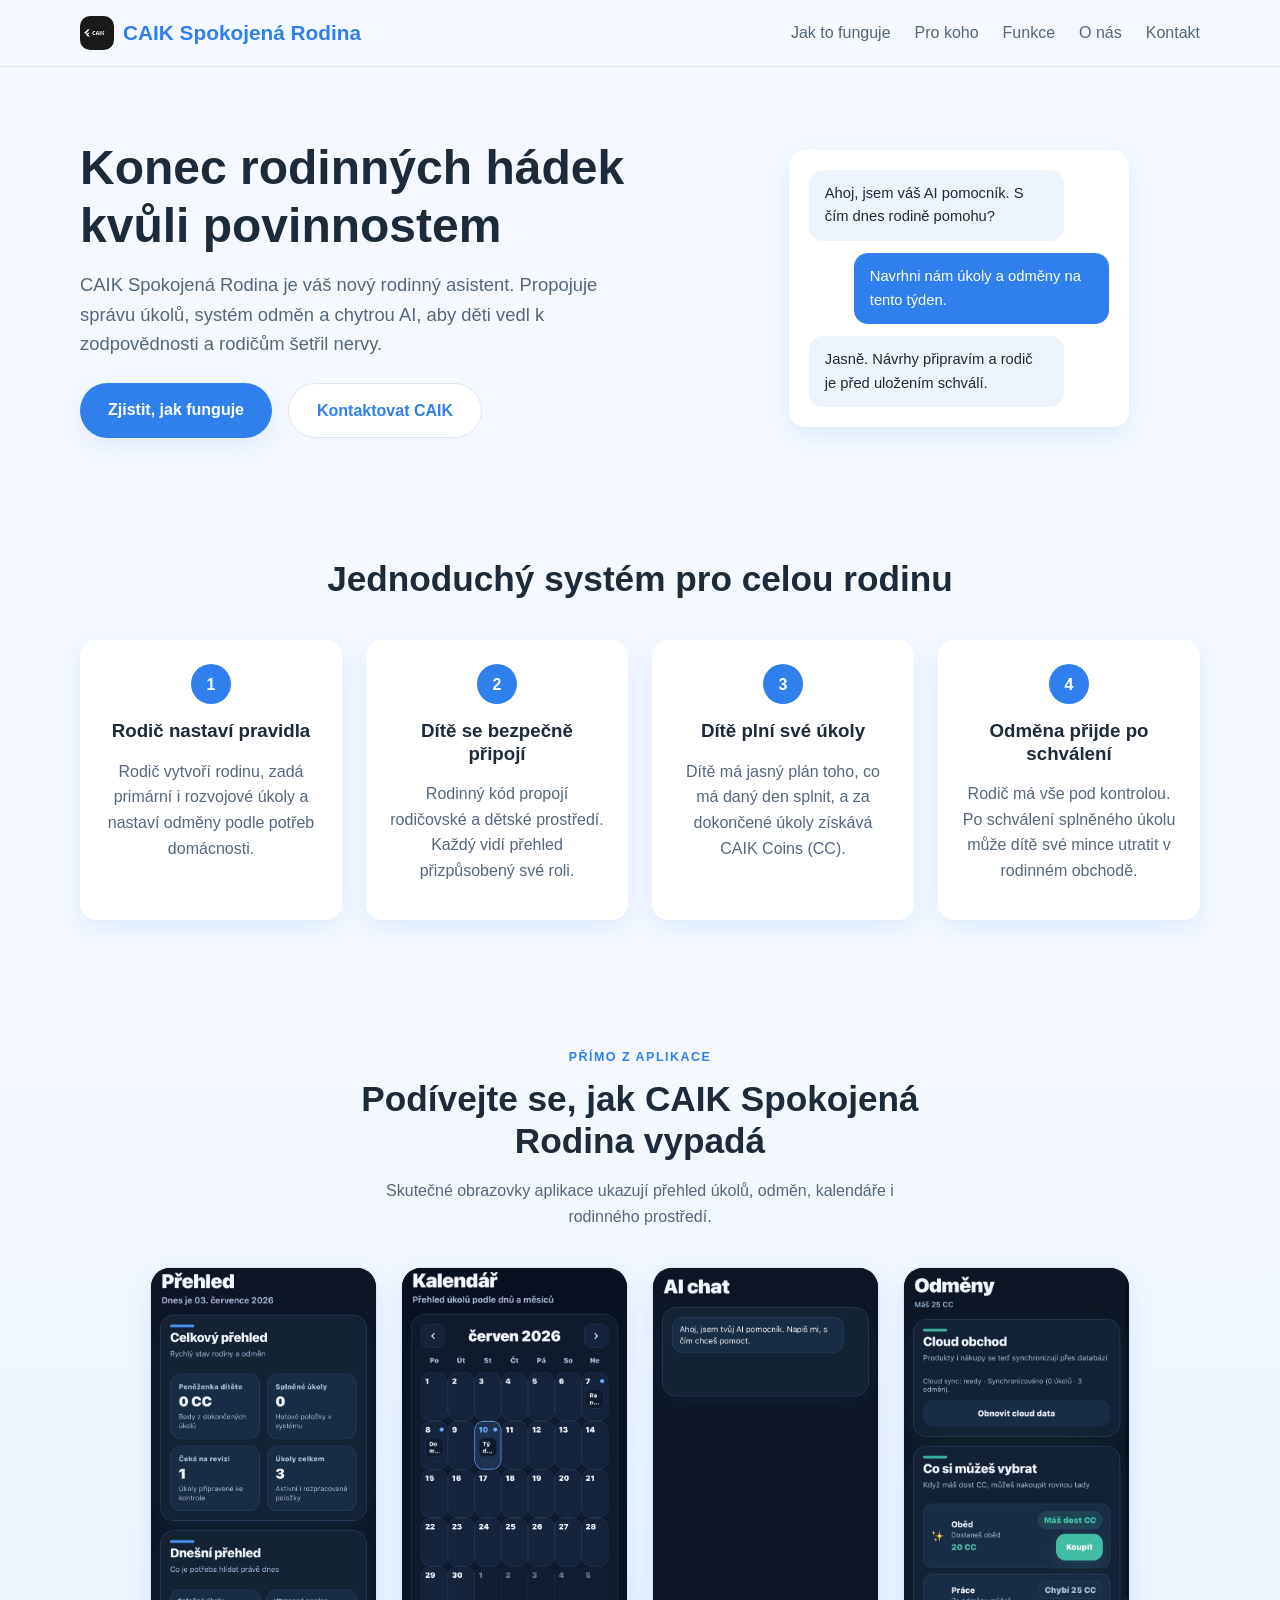
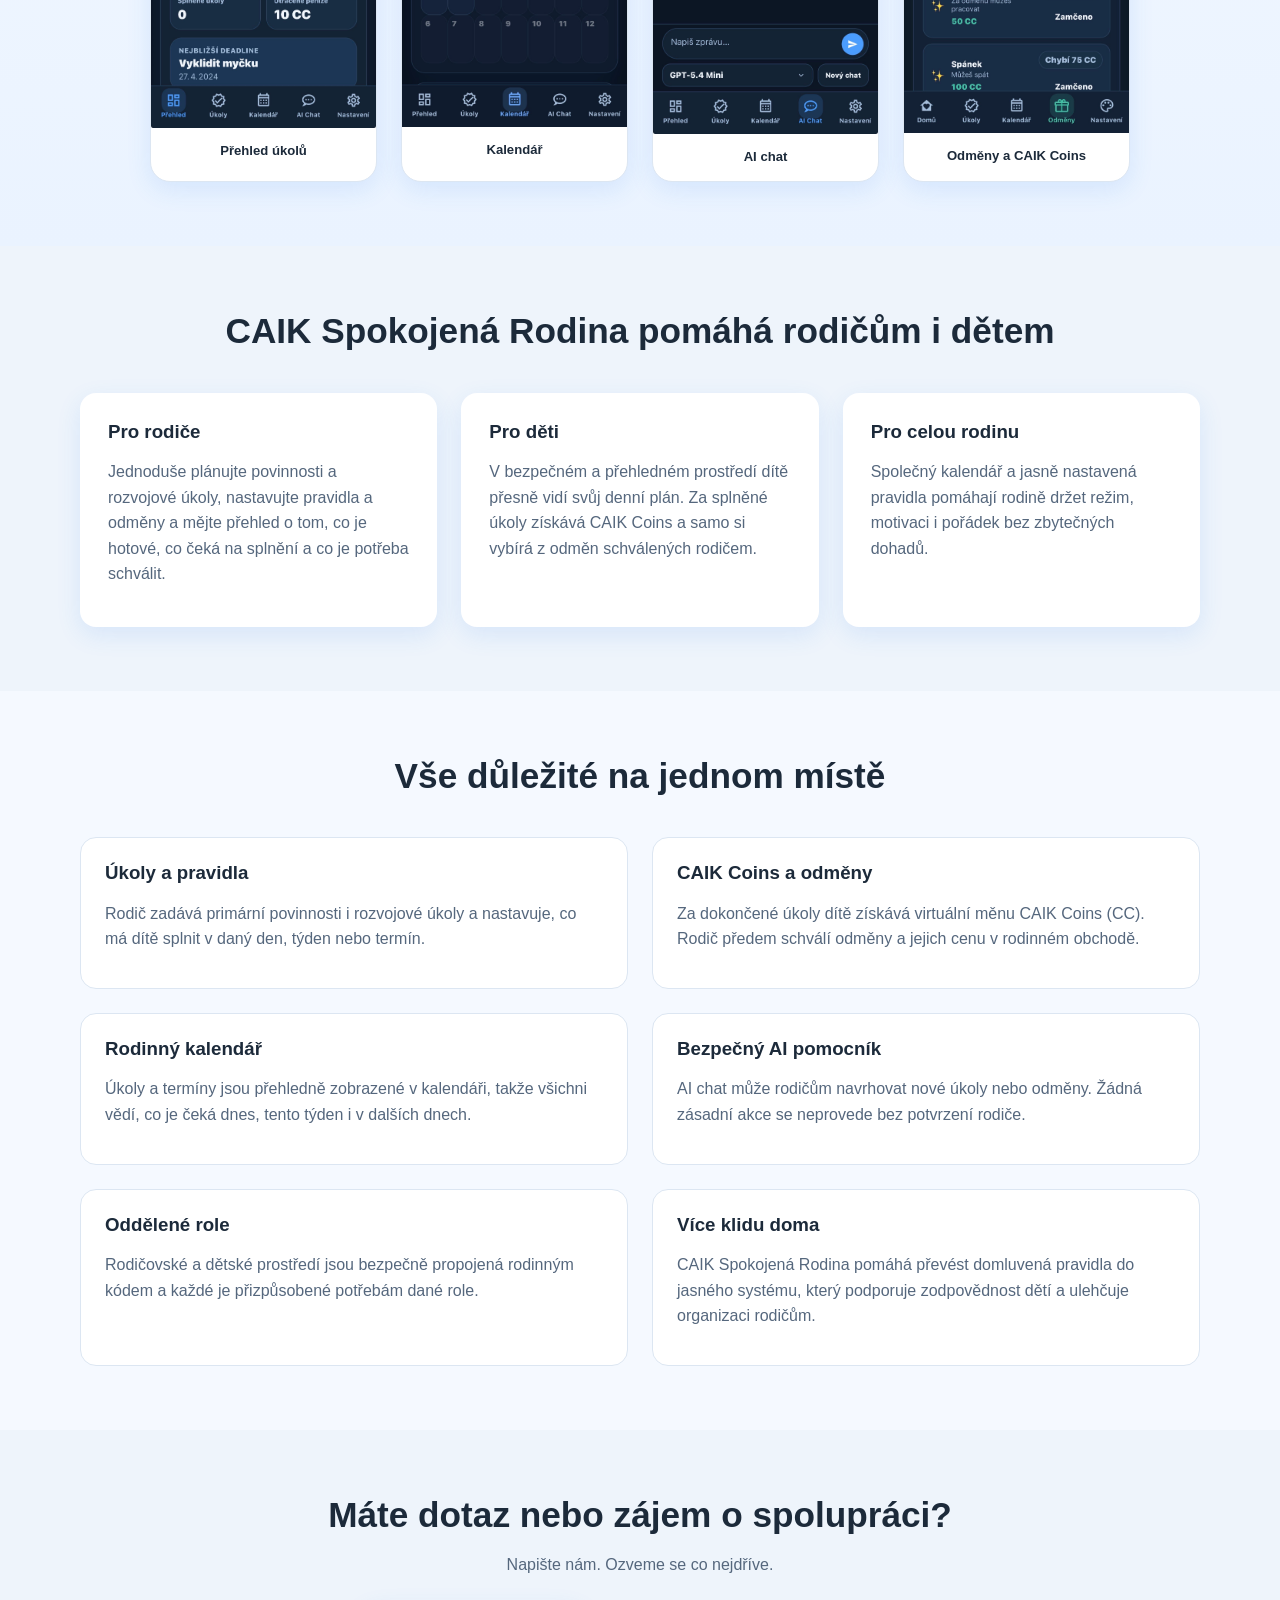
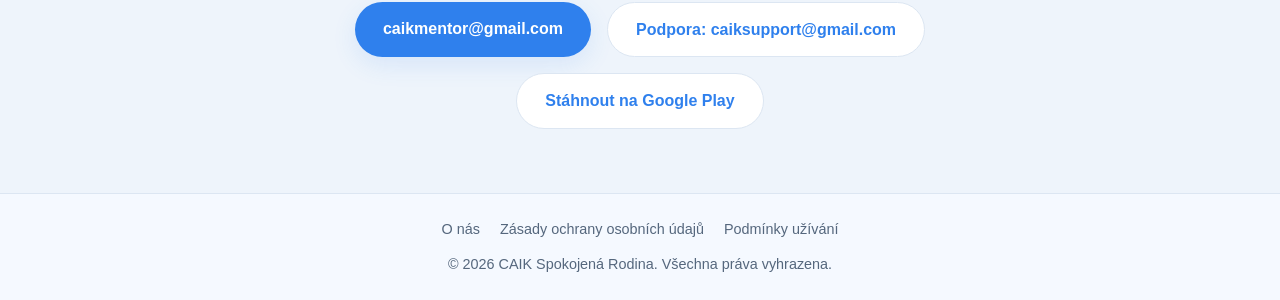
<file: index.html>
<!DOCTYPE html>
<html lang="cs">
<head>
<meta charset="UTF-8">
<meta name="viewport" content="width=device-width, initial-scale=1.0">
<title>CAIK Spokojená Rodina — Rodinný asistent pro úkoly a odměny</title>
<meta name="description" content="CAIK Spokojená Rodina propojuje správu úkolů, systém odměn, rodinný kalendář a chytrého AI pomocníka. Učí děti zodpovědnosti a rodičům vrací klid.">
<link rel="stylesheet" href="styles.css">
</head>
<body>

<header class="site-header">
  <div class="container header-inner">
    <a href="index.html" class="logo"><img src="assets/caik-logo.png" alt="CAIK logo"><span>CAIK Spokojená Rodina</span></a>
    <nav class="nav">
      <a href="#jak-to-funguje">Jak to funguje</a>
      <a href="#pro-koho">Pro koho</a>
      <a href="#funkce">Funkce</a>
      <a href="about.html">O nás</a>
      <a href="#kontakt">Kontakt</a>
    </nav>
  </div>
</header>

<main>
  <section class="hero container">
    <div class="hero-text">
      <h1>Konec rodinných hádek kvůli povinnostem</h1>
      <p class="lead">CAIK Spokojená Rodina je váš nový rodinný asistent. Propojuje správu úkolů, systém odměn a chytrou AI, aby děti vedl k zodpovědnosti a rodičům šetřil nervy.</p>
      <div class="cta-group">
        <a href="#jak-to-funguje" class="btn btn-primary">Zjistit, jak funguje</a>
        <a href="#kontakt" class="btn btn-secondary">Kontaktovat CAIK</a>
      </div>
    </div>
    <div class="hero-visual" aria-hidden="true">
      <div class="chat-mock">
        <div class="chat-bubble bubble-bot">Ahoj, jsem váš AI pomocník. S čím dnes rodině pomohu?</div>
        <div class="chat-bubble bubble-user">Navrhni nám úkoly a odměny na tento týden.</div>
        <div class="chat-bubble bubble-bot">Jasně. Návrhy připravím a rodič je před uložením schválí.</div>
      </div>
    </div>
  </section>

  <section id="jak-to-funguje" class="section">
    <div class="container">
      <h2>Jednoduchý systém pro celou rodinu</h2>
      <div class="steps">
        <div class="step">
          <div class="step-number">1</div>
          <h3>Rodič nastaví pravidla</h3>
          <p>Rodič vytvoří rodinu, zadá primární i rozvojové úkoly a nastaví odměny podle potřeb domácnosti.</p>
        </div>
        <div class="step">
          <div class="step-number">2</div>
          <h3>Dítě se bezpečně připojí</h3>
          <p>Rodinný kód propojí rodičovské a dětské prostředí. Každý vidí přehled přizpůsobený své roli.</p>
        </div>
        <div class="step">
          <div class="step-number">3</div>
          <h3>Dítě plní své úkoly</h3>
          <p>Dítě má jasný plán toho, co má daný den splnit, a za dokončené úkoly získává CAIK Coins (CC).</p>
        </div>
        <div class="step">
          <div class="step-number">4</div>
          <h3>Odměna přijde po schválení</h3>
          <p>Rodič má vše pod kontrolou. Po schválení splněného úkolu může dítě své mince utratit v rodinném obchodě.</p>
        </div>
      </div>
    </div>
  </section>

  <section class="section screenshots-section">
    <div class="container">
      <div class="section-intro">
        <p class="eyebrow">Přímo z aplikace</p>
        <h2>Podívejte se, jak CAIK Spokojená Rodina vypadá</h2>
        <p>Skutečné obrazovky aplikace ukazují přehled úkolů, odměn, kalendáře i rodinného prostředí.</p>
      </div>
      <div class="screenshots" aria-label="Ukázky obrazovek aplikace CAIK Spokojená Rodina">
        <figure class="screenshot-card"><img src="assets/cmt4.jpg" alt="Obrazovka aplikace CAIK Spokojená Rodina s přehledem úkolů" loading="lazy"><figcaption>Přehled úkolů</figcaption></figure>
        <figure class="screenshot-card"><img src="assets/cmt6.jpg" alt="Obrazovka aplikace CAIK Spokojená Rodina s kalendářem" loading="lazy"><figcaption>Kalendář</figcaption></figure>
        <figure class="screenshot-card"><img src="assets/cmt5.jpg" alt="Obrazovka aplikace CAIK Spokojená Rodina s AI chatem" loading="lazy"><figcaption>AI chat</figcaption></figure>
        <figure class="screenshot-card"><img src="assets/cmt3.jpg" alt="Obrazovka aplikace CAIK Spokojená Rodina s odměnami a CAIK Coins" loading="lazy"><figcaption>Odměny a CAIK Coins</figcaption></figure>
      </div>
    </div>
  </section>

  <section id="pro-koho" class="section section-alt">
    <div class="container">
      <h2>CAIK Spokojená Rodina pomáhá rodičům i dětem</h2>
      <div class="cards">
        <div class="card">
          <h3>Pro rodiče</h3>
          <p>Jednoduše plánujte povinnosti a rozvojové úkoly, nastavujte pravidla a odměny a mějte přehled o tom, co je hotové, co čeká na splnění a co je potřeba schválit.</p>
        </div>
        <div class="card">
          <h3>Pro děti</h3>
          <p>V bezpečném a přehledném prostředí dítě přesně vidí svůj denní plán. Za splněné úkoly získává CAIK Coins a samo si vybírá z odměn schválených rodičem.</p>
        </div>
        <div class="card">
          <h3>Pro celou rodinu</h3>
          <p>Společný kalendář a jasně nastavená pravidla pomáhají rodině držet režim, motivaci i pořádek bez zbytečných dohadů.</p>
        </div>
      </div>
    </div>
  </section>

  <section id="funkce" class="section">
    <div class="container">
      <h2>Vše důležité na jednom místě</h2>
      <div class="features">
        <div class="feature">
          <h3>Úkoly a pravidla</h3>
          <p>Rodič zadává primární povinnosti i rozvojové úkoly a nastavuje, co má dítě splnit v daný den, týden nebo termín.</p>
        </div>
        <div class="feature">
          <h3>CAIK Coins a odměny</h3>
          <p>Za dokončené úkoly dítě získává virtuální měnu CAIK Coins (CC). Rodič předem schválí odměny a jejich cenu v rodinném obchodě.</p>
        </div>
        <div class="feature">
          <h3>Rodinný kalendář</h3>
          <p>Úkoly a termíny jsou přehledně zobrazené v kalendáři, takže všichni vědí, co je čeká dnes, tento týden i v dalších dnech.</p>
        </div>
        <div class="feature">
          <h3>Bezpečný AI pomocník</h3>
          <p>AI chat může rodičům navrhovat nové úkoly nebo odměny. Žádná zásadní akce se neprovede bez potvrzení rodiče.</p>
        </div>
        <div class="feature">
          <h3>Oddělené role</h3>
          <p>Rodičovské a dětské prostředí jsou bezpečně propojená rodinným kódem a každé je přizpůsobené potřebám dané role.</p>
        </div>
        <div class="feature">
          <h3>Více klidu doma</h3>
          <p>CAIK Spokojená Rodina pomáhá převést domluvená pravidla do jasného systému, který podporuje zodpovědnost dětí a ulehčuje organizaci rodičům.</p>
        </div>
      </div>
    </div>
  </section>

  <section id="kontakt" class="section section-alt">
    <div class="container contact">
      <h2>Máte dotaz nebo zájem o spolupráci?</h2>
      <p>Napište nám. Ozveme se co nejdříve.</p>
      <div class="contact-links">
        <a class="btn btn-primary" href="mailto:caikmentor@gmail.com">caikmentor@gmail.com</a>
        <a class="btn btn-secondary" href="mailto:caiksupport@gmail.com">Podpora: caiksupport@gmail.com</a>
      </div>
      <div class="contact-links contact-links-store">
        <a class="btn btn-secondary store-badge" href="https://play.google.com/store/apps/details?id=com.caik.spokojenarodina" target="_blank" rel="noopener">Stáhnout na Google Play</a>
      </div>
    </div>
  </section>
</main>

<footer class="site-footer">
  <div class="container footer-inner">
    <div class="footer-links">
      <a href="about.html">O nás</a>
      <a href="privacy.html">Zásady ochrany osobních údajů</a>
      <a href="terms.html">Podmínky užívání</a>
    </div>
    <p>&copy; <span id="year"></span> CAIK Spokojená Rodina. Všechna práva vyhrazena.</p>
  </div>
</footer>

<script src="script.js"></script>
</body>
</html>
</file>
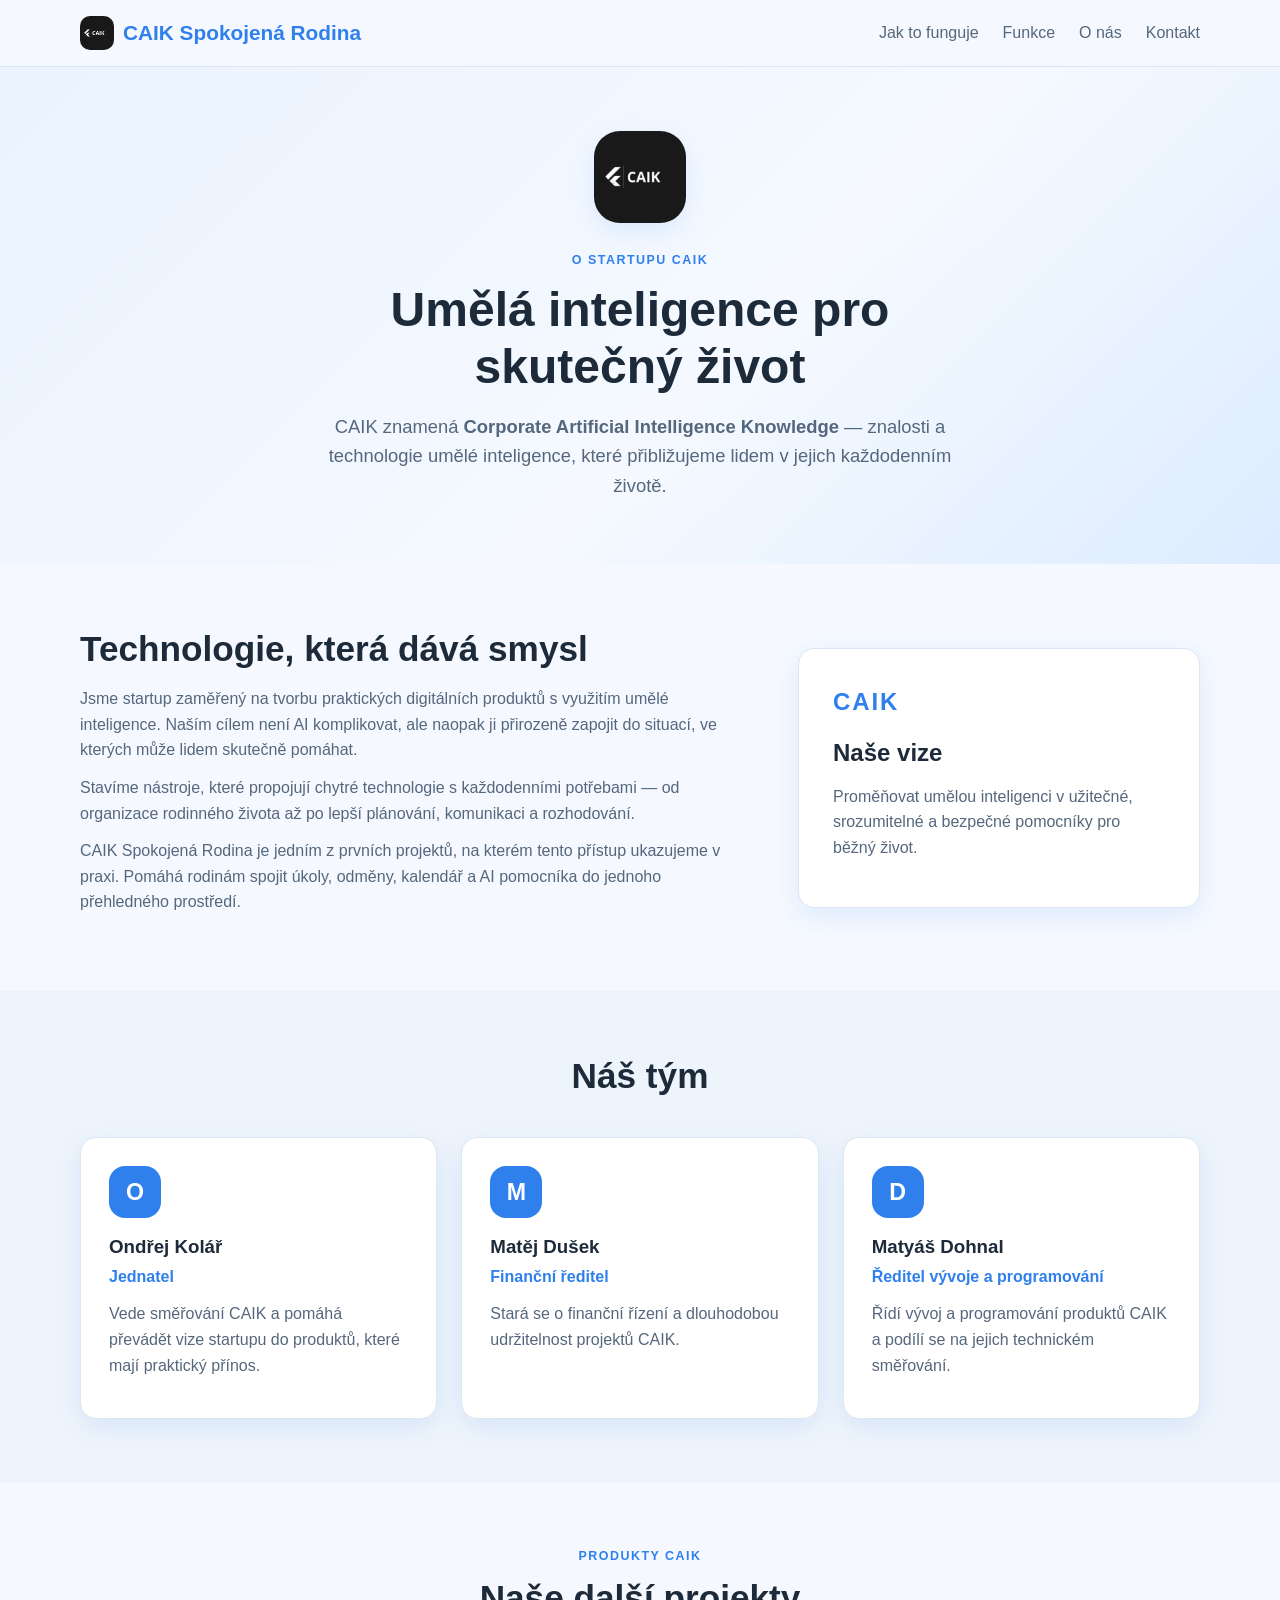
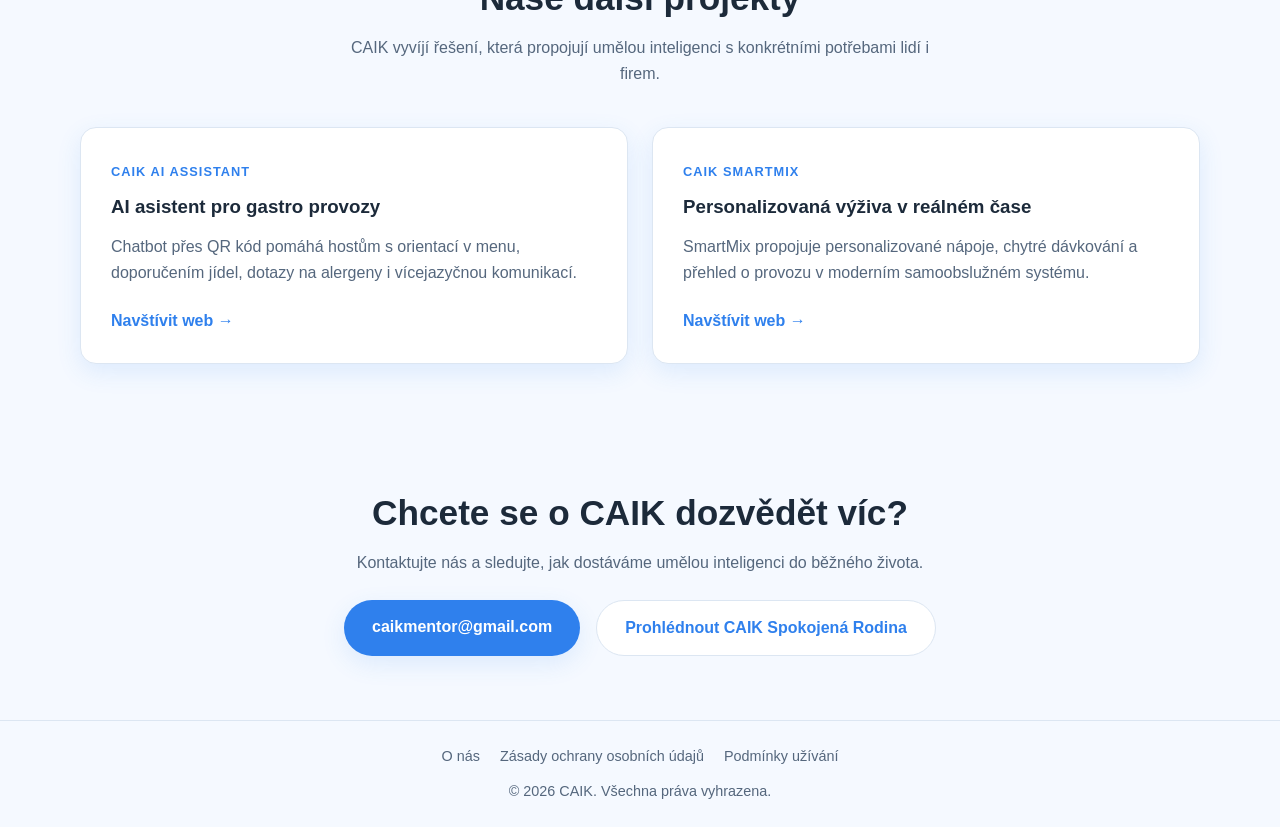
<file: about.html>
<!DOCTYPE html>
<html lang="cs">
<head>
<meta charset="UTF-8">
<meta name="viewport" content="width=device-width, initial-scale=1.0">
<title>O nás — CAIK</title>
<meta name="description" content="Poznejte startup CAIK, který přibližuje umělou inteligenci každodennímu životu.">
<link rel="stylesheet" href="styles.css">
</head>
<body>

<header class="site-header">
  <div class="container header-inner">
    <a href="index.html" class="logo"><img src="assets/caik-logo.png" alt="CAIK logo"><span>CAIK Spokojená Rodina</span></a>
    <nav class="nav">
      <a href="index.html#jak-to-funguje">Jak to funguje</a>
      <a href="index.html#funkce">Funkce</a>
      <a href="about.html">O nás</a>
      <a href="index.html#kontakt">Kontakt</a>
    </nav>
  </div>
</header>

<main>
  <section class="section about-hero">
    <div class="container about-hero-content">
      <img class="about-logo" src="assets/caik-logo.png" alt="Logo CAIK">
      <p class="eyebrow">O startupu CAIK</p>
      <h1>Umělá inteligence pro skutečný život</h1>
      <p class="lead">CAIK znamená <strong>Corporate Artificial Intelligence Knowledge</strong> — znalosti a technologie umělé inteligence, které přibližujeme lidem v jejich každodenním životě.</p>
    </div>
  </section>

  <section class="section">
    <div class="container about-grid">
      <div class="about-copy">
        <h2>Technologie, která dává smysl</h2>
        <p>Jsme startup zaměřený na tvorbu praktických digitálních produktů s využitím umělé inteligence. Naším cílem není AI komplikovat, ale naopak ji přirozeně zapojit do situací, ve kterých může lidem skutečně pomáhat.</p>
        <p>Stavíme nástroje, které propojují chytré technologie s každodenními potřebami — od organizace rodinného života až po lepší plánování, komunikaci a rozhodování.</p>
        <p>CAIK Spokojená Rodina je jedním z prvních projektů, na kterém tento přístup ukazujeme v praxi. Pomáhá rodinám spojit úkoly, odměny, kalendář a AI pomocníka do jednoho přehledného prostředí.</p>
      </div>
      <div class="about-highlight">
        <span class="highlight-mark">CAIK</span>
        <h3>Naše vize</h3>
        <p>Proměňovat umělou inteligenci v užitečné, srozumitelné a bezpečné pomocníky pro běžný život.</p>
      </div>
    </div>
  </section>

  <section class="section section-alt">
    <div class="container">
      <h2>Náš tým</h2>
      <div class="team-grid">
        <article class="team-card">
          <div class="team-initial">O</div>
          <h3>Ondřej Kolář</h3>
          <p class="team-role">Jednatel</p>
          <p>Vede směřování CAIK a pomáhá převádět vize startupu do produktů, které mají praktický přínos.</p>
        </article>
        <article class="team-card">
          <div class="team-initial">M</div>
          <h3>Matěj Dušek</h3>
          <p class="team-role">Finanční ředitel</p>
          <p>Stará se o finanční řízení a dlouhodobou udržitelnost projektů CAIK.</p>
        </article>
        <article class="team-card">
          <div class="team-initial">D</div>
          <h3>Matyáš Dohnal</h3>
          <p class="team-role">Ředitel vývoje a programování</p>
          <p>Řídí vývoj a programování produktů CAIK a podílí se na jejich technickém směřování.</p>
        </article>
      </div>
    </div>
  </section>

  <section class="section products-section">
    <div class="container">
      <div class="section-intro">
        <p class="eyebrow">Produkty CAIK</p>
        <h2>Naše další projekty</h2>
        <p>CAIK vyvíjí řešení, která propojují umělou inteligenci s konkrétními potřebami lidí i firem.</p>
      </div>
      <div class="products-grid">
        <a class="product-card" href="https://caik.netlify.app/" target="_blank" rel="noopener">
          <span class="product-label">CAIK AI Assistant</span>
          <h3>AI asistent pro gastro provozy</h3>
          <p>Chatbot přes QR kód pomáhá hostům s orientací v menu, doporučením jídel, dotazy na alergeny i vícejazyčnou komunikací.</p>
          <span class="product-link">Navštívit web →</span>
        </a>
        <a class="product-card" href="https://caik-smartmix.netlify.app/" target="_blank" rel="noopener">
          <span class="product-label">CAIK SmartMix</span>
          <h3>Personalizovaná výživa v reálném čase</h3>
          <p>SmartMix propojuje personalizované nápoje, chytré dávkování a přehled o provozu v moderním samoobslužném systému.</p>
          <span class="product-link">Navštívit web →</span>
        </a>
      </div>
    </div>
  </section>

  <section class="section about-contact">
    <div class="container contact">
      <h2>Chcete se o CAIK dozvědět víc?</h2>
      <p>Kontaktujte nás a sledujte, jak dostáváme umělou inteligenci do běžného života.</p>
      <div class="contact-links">
        <a class="btn btn-primary" href="mailto:caikmentor@gmail.com">caikmentor@gmail.com</a>
        <a class="btn btn-secondary" href="index.html">Prohlédnout CAIK Spokojená Rodina</a>
      </div>
    </div>
  </section>
</main>

<footer class="site-footer">
  <div class="container footer-inner">
    <div class="footer-links">
      <a href="about.html">O nás</a>
      <a href="privacy.html">Zásady ochrany osobních údajů</a>
      <a href="terms.html">Podmínky užívání</a>
    </div>
    <p>&copy; <span id="year"></span> CAIK. Všechna práva vyhrazena.</p>
  </div>
</footer>

<script src="script.js"></script>
</body>
</html>
</file>
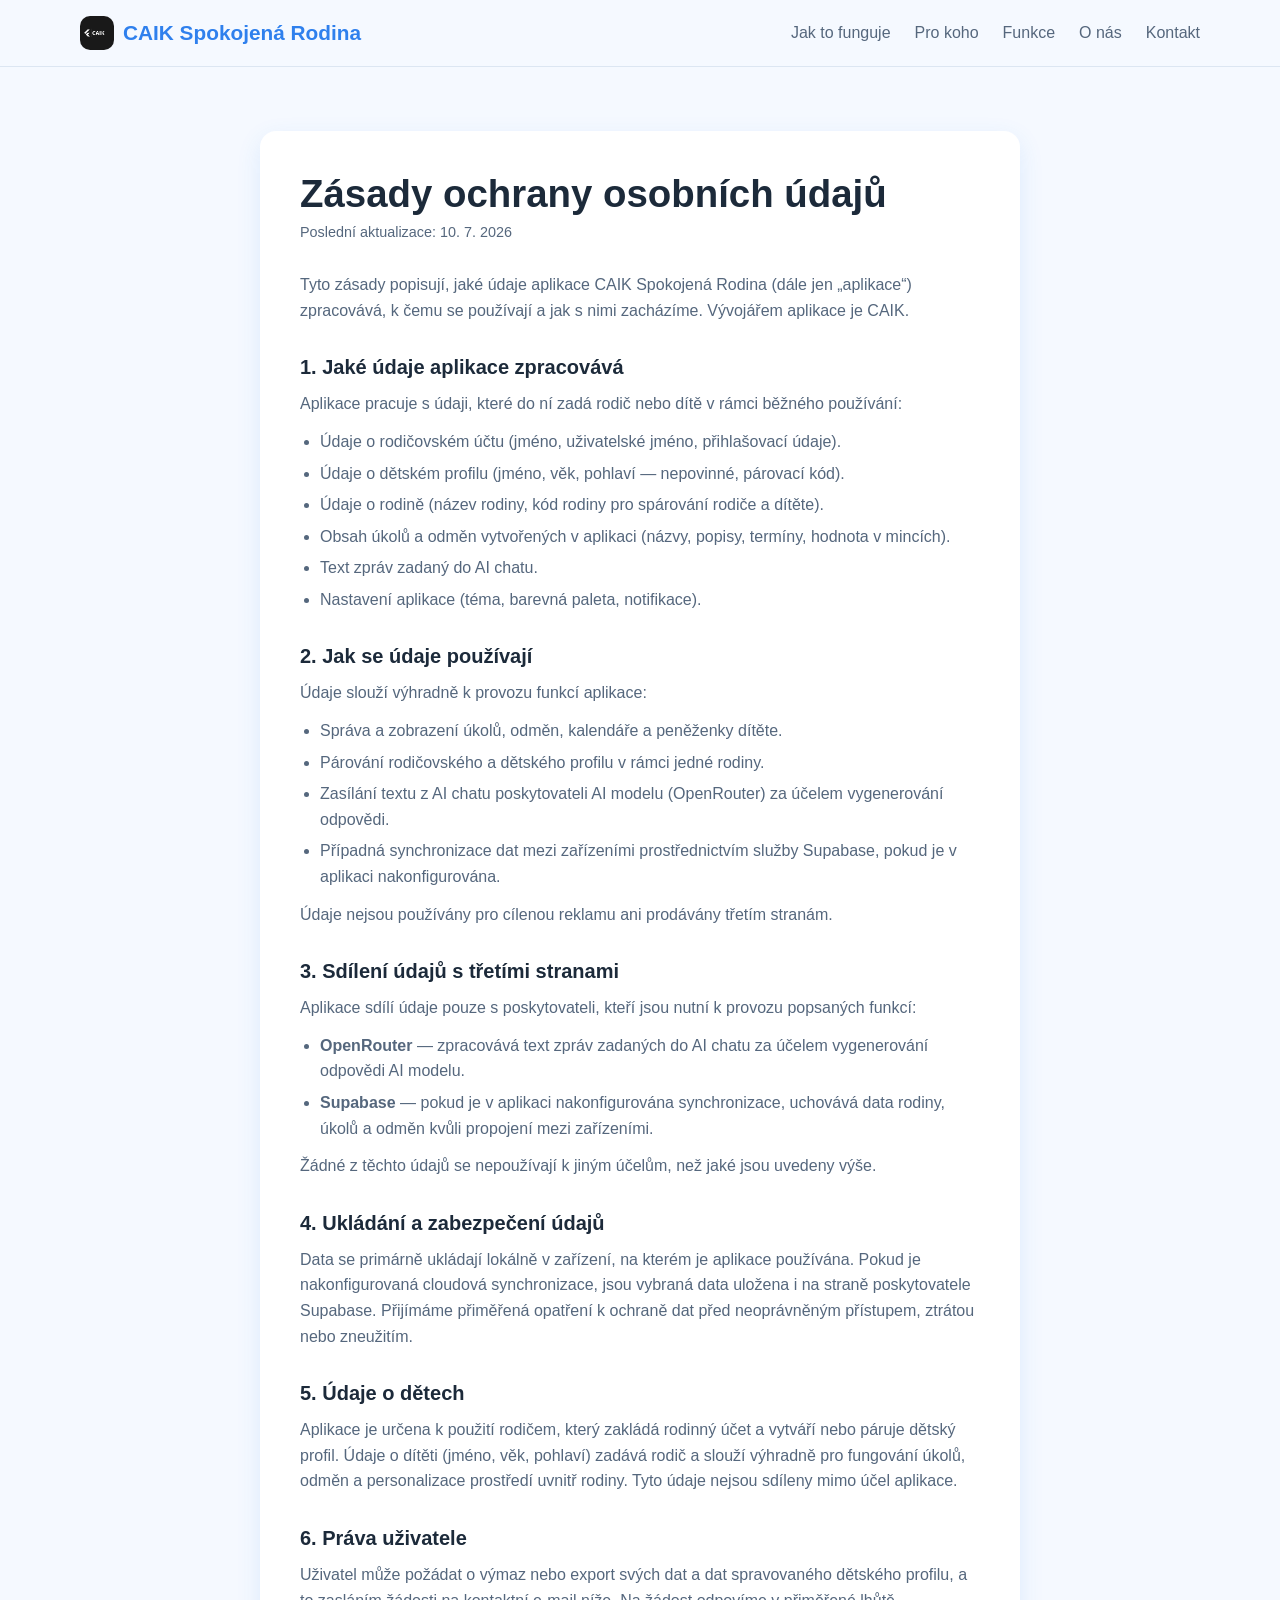
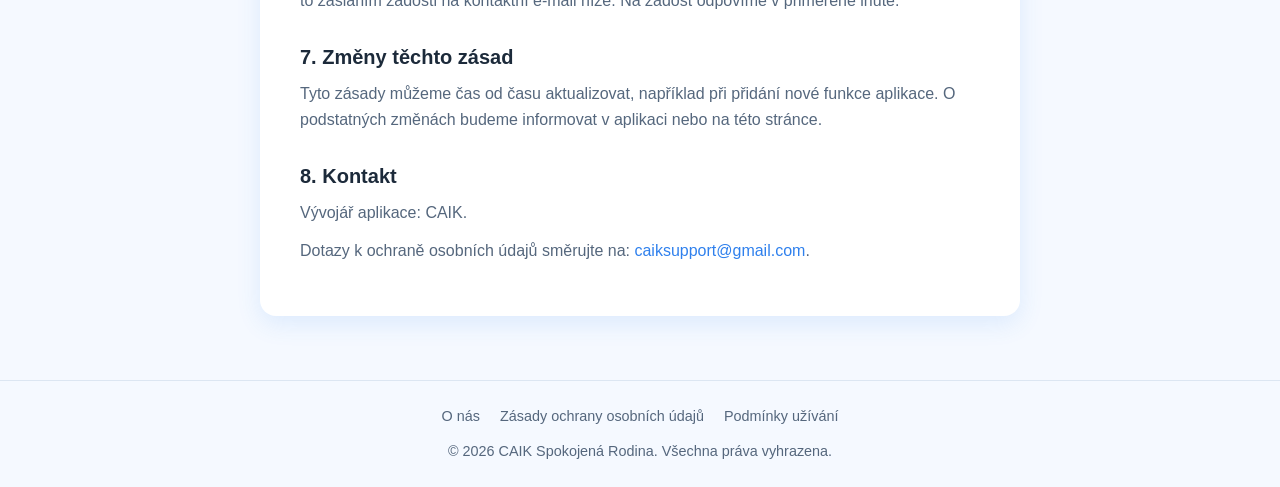
<file: privacy.html>
<!DOCTYPE html>
<html lang="cs">
<head>
<meta charset="UTF-8">
<meta name="viewport" content="width=device-width, initial-scale=1.0">
<title>Zásady ochrany osobních údajů — CAIK Spokojená Rodina</title>
<meta name="description" content="Zásady ochrany osobních údajů aplikace CAIK Spokojená Rodina.">
<link rel="stylesheet" href="styles.css">
</head>
<body>

<header class="site-header">
  <div class="container header-inner">
    <a href="index.html" class="logo"><img src="assets/caik-logo.png" alt="CAIK logo"><span>CAIK Spokojená Rodina</span></a>
    <nav class="nav">
      <a href="index.html#jak-to-funguje">Jak to funguje</a>
      <a href="index.html#pro-koho">Pro koho</a>
      <a href="index.html#funkce">Funkce</a>
      <a href="about.html">O nás</a>
      <a href="index.html#kontakt">Kontakt</a>
    </nav>
  </div>
</header>

<main>
  <section class="section legal">
    <div class="container legal-content">
      <h1>Zásady ochrany osobních údajů</h1>
      <p class="legal-updated">Poslední aktualizace: 10. 7. 2026</p>

      <p>Tyto zásady popisují, jaké údaje aplikace CAIK Spokojená Rodina (dále jen „aplikace“) zpracovává, k čemu se používají a jak s nimi zacházíme. Vývojářem aplikace je CAIK.</p>

      <h2>1. Jaké údaje aplikace zpracovává</h2>
      <p>Aplikace pracuje s údaji, které do ní zadá rodič nebo dítě v rámci běžného používání:</p>
      <ul>
        <li>Údaje o rodičovském účtu (jméno, uživatelské jméno, přihlašovací údaje).</li>
        <li>Údaje o dětském profilu (jméno, věk, pohlaví — nepovinné, párovací kód).</li>
        <li>Údaje o rodině (název rodiny, kód rodiny pro spárování rodiče a dítěte).</li>
        <li>Obsah úkolů a odměn vytvořených v aplikaci (názvy, popisy, termíny, hodnota v mincích).</li>
        <li>Text zpráv zadaný do AI chatu.</li>
        <li>Nastavení aplikace (téma, barevná paleta, notifikace).</li>
      </ul>

      <h2>2. Jak se údaje používají</h2>
      <p>Údaje slouží výhradně k provozu funkcí aplikace:</p>
      <ul>
        <li>Správa a zobrazení úkolů, odměn, kalendáře a peněženky dítěte.</li>
        <li>Párování rodičovského a dětského profilu v rámci jedné rodiny.</li>
        <li>Zasílání textu z AI chatu poskytovateli AI modelu (OpenRouter) za účelem vygenerování odpovědi.</li>
        <li>Případná synchronizace dat mezi zařízeními prostřednictvím služby Supabase, pokud je v aplikaci nakonfigurována.</li>
      </ul>
      <p>Údaje nejsou používány pro cílenou reklamu ani prodávány třetím stranám.</p>

      <h2>3. Sdílení údajů s třetími stranami</h2>
      <p>Aplikace sdílí údaje pouze s poskytovateli, kteří jsou nutní k provozu popsaných funkcí:</p>
      <ul>
        <li><strong>OpenRouter</strong> — zpracovává text zpráv zadaných do AI chatu za účelem vygenerování odpovědi AI modelu.</li>
        <li><strong>Supabase</strong> — pokud je v aplikaci nakonfigurována synchronizace, uchovává data rodiny, úkolů a odměn kvůli propojení mezi zařízeními.</li>
      </ul>
      <p>Žádné z těchto údajů se nepoužívají k jiným účelům, než jaké jsou uvedeny výše.</p>

      <h2>4. Ukládání a zabezpečení údajů</h2>
      <p>Data se primárně ukládají lokálně v zařízení, na kterém je aplikace používána. Pokud je nakonfigurovaná cloudová synchronizace, jsou vybraná data uložena i na straně poskytovatele Supabase. Přijímáme přiměřená opatření k ochraně dat před neoprávněným přístupem, ztrátou nebo zneužitím.</p>

      <h2>5. Údaje o dětech</h2>
      <p>Aplikace je určena k použití rodičem, který zakládá rodinný účet a vytváří nebo páruje dětský profil. Údaje o dítěti (jméno, věk, pohlaví) zadává rodič a slouží výhradně pro fungování úkolů, odměn a personalizace prostředí uvnitř rodiny. Tyto údaje nejsou sdíleny mimo účel aplikace.</p>

      <h2>6. Práva uživatele</h2>
      <p>Uživatel může požádat o výmaz nebo export svých dat a dat spravovaného dětského profilu, a to zasláním žádosti na kontaktní e-mail níže. Na žádost odpovíme v přiměřené lhůtě.</p>

      <h2>7. Změny těchto zásad</h2>
      <p>Tyto zásady můžeme čas od času aktualizovat, například při přidání nové funkce aplikace. O podstatných změnách budeme informovat v aplikaci nebo na této stránce.</p>

      <h2>8. Kontakt</h2>
      <p>Vývojář aplikace: CAIK.</p>
      <p>Dotazy k ochraně osobních údajů směrujte na: <a href="mailto:caiksupport@gmail.com">caiksupport@gmail.com</a>.</p>
    </div>
  </section>
</main>

<footer class="site-footer">
  <div class="container footer-inner">
    <div class="footer-links">
      <a href="about.html">O nás</a>
      <a href="privacy.html">Zásady ochrany osobních údajů</a>
      <a href="terms.html">Podmínky užívání</a>
    </div>
    <p>&copy; <span id="year"></span> CAIK Spokojená Rodina. Všechna práva vyhrazena.</p>
  </div>
</footer>

<script src="script.js"></script>
</body>
</html>
</file>
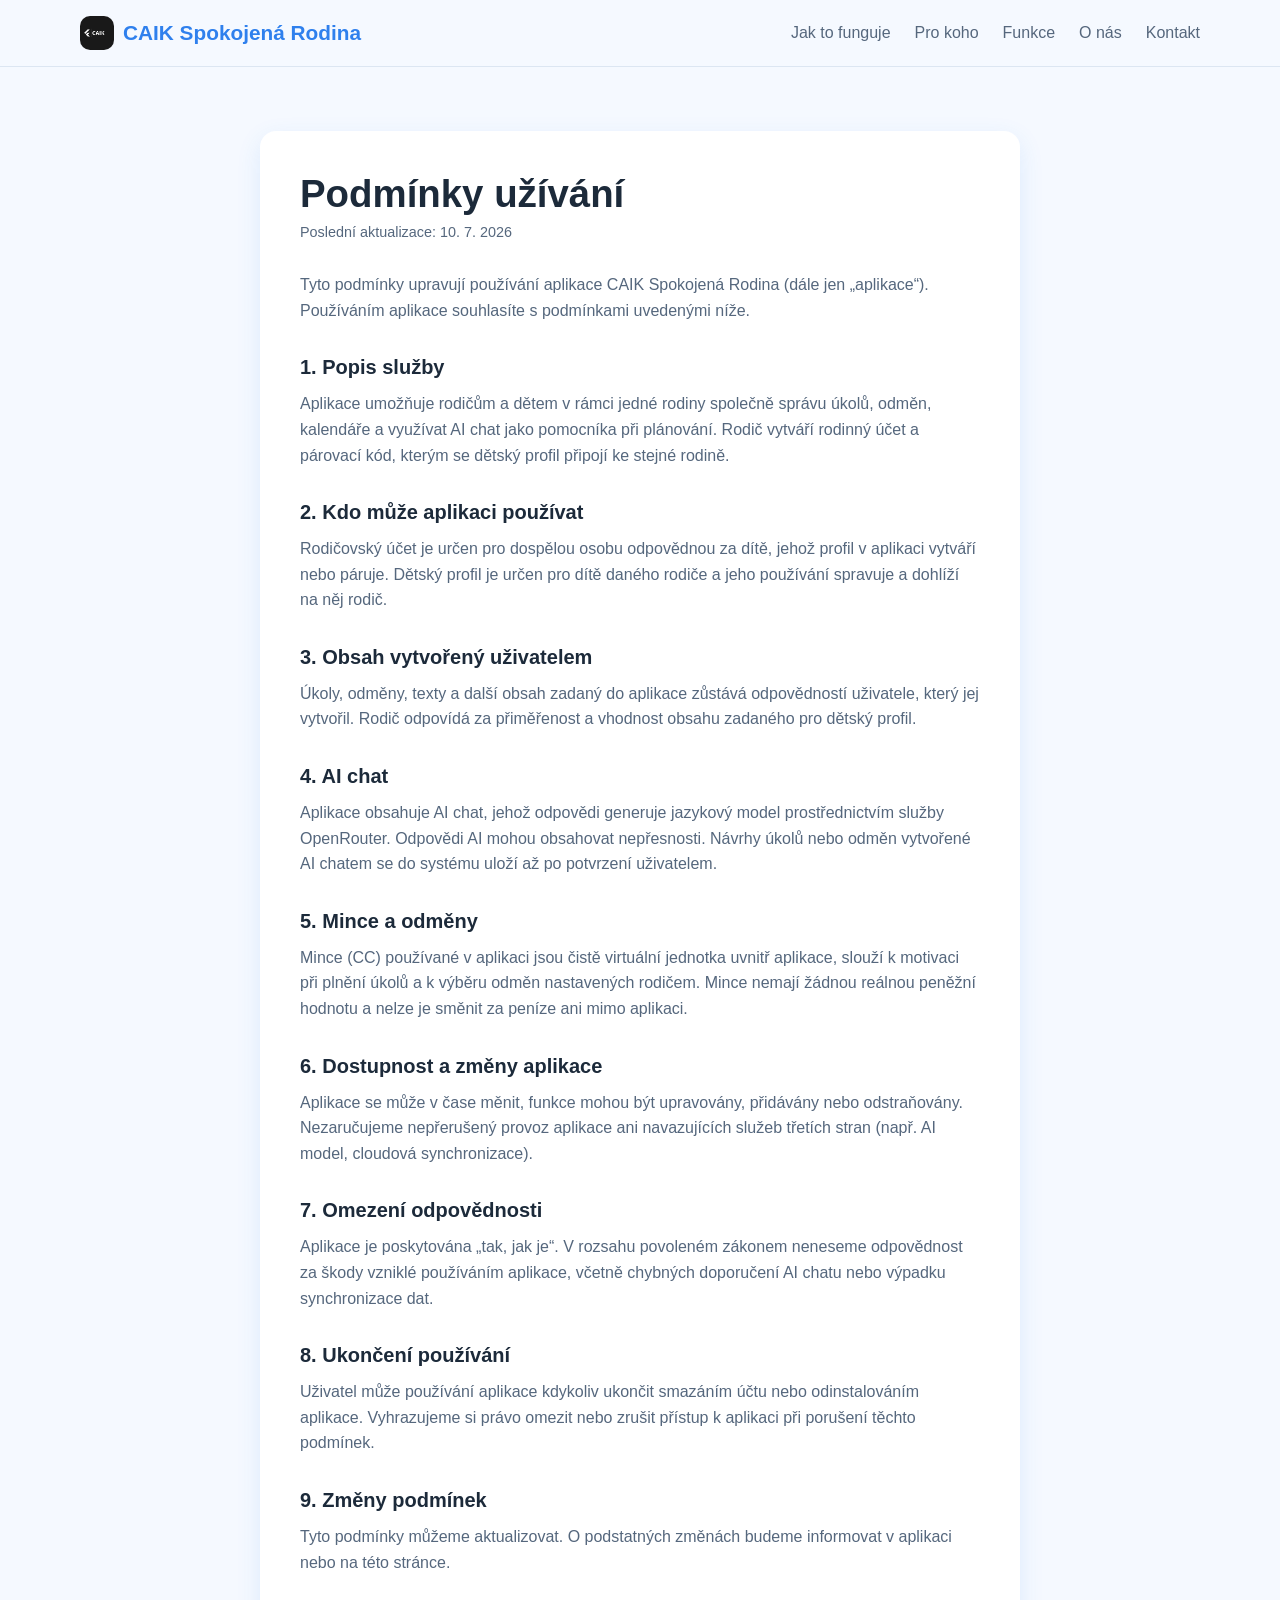
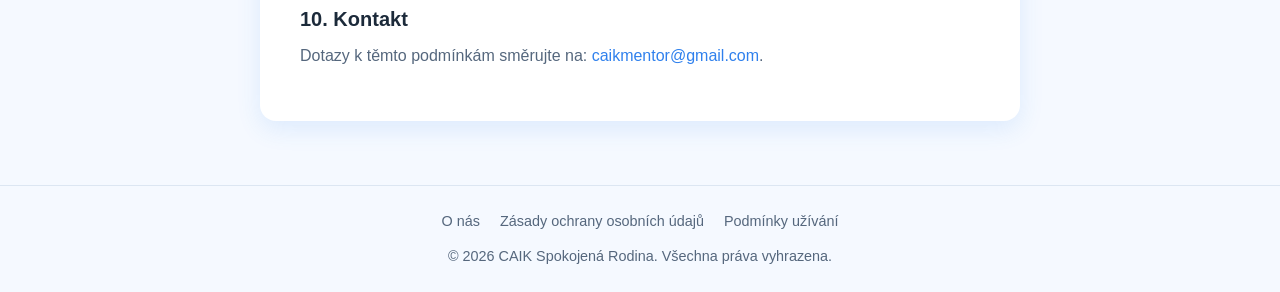
<file: terms.html>
<!DOCTYPE html>
<html lang="cs">
<head>
<meta charset="UTF-8">
<meta name="viewport" content="width=device-width, initial-scale=1.0">
<title>Podmínky užívání — CAIK Spokojená Rodina</title>
<meta name="description" content="Podmínky užívání aplikace CAIK Spokojená Rodina.">
<link rel="stylesheet" href="styles.css">
</head>
<body>

<header class="site-header">
  <div class="container header-inner">
    <a href="index.html" class="logo"><img src="assets/caik-logo.png" alt="CAIK logo"><span>CAIK Spokojená Rodina</span></a>
    <nav class="nav">
      <a href="index.html#jak-to-funguje">Jak to funguje</a>
      <a href="index.html#pro-koho">Pro koho</a>
      <a href="index.html#funkce">Funkce</a>
      <a href="about.html">O nás</a>
      <a href="index.html#kontakt">Kontakt</a>
    </nav>
  </div>
</header>

<main>
  <section class="section legal">
    <div class="container legal-content">
      <h1>Podmínky užívání</h1>
      <p class="legal-updated">Poslední aktualizace: 10. 7. 2026</p>

      <p>Tyto podmínky upravují používání aplikace CAIK Spokojená Rodina (dále jen „aplikace“). Používáním aplikace souhlasíte s podmínkami uvedenými níže.</p>

      <h2>1. Popis služby</h2>
      <p>Aplikace umožňuje rodičům a dětem v rámci jedné rodiny společně správu úkolů, odměn, kalendáře a využívat AI chat jako pomocníka při plánování. Rodič vytváří rodinný účet a párovací kód, kterým se dětský profil připojí ke stejné rodině.</p>

      <h2>2. Kdo může aplikaci používat</h2>
      <p>Rodičovský účet je určen pro dospělou osobu odpovědnou za dítě, jehož profil v aplikaci vytváří nebo páruje. Dětský profil je určen pro dítě daného rodiče a jeho používání spravuje a dohlíží na něj rodič.</p>

      <h2>3. Obsah vytvořený uživatelem</h2>
      <p>Úkoly, odměny, texty a další obsah zadaný do aplikace zůstává odpovědností uživatele, který jej vytvořil. Rodič odpovídá za přiměřenost a vhodnost obsahu zadaného pro dětský profil.</p>

      <h2>4. AI chat</h2>
      <p>Aplikace obsahuje AI chat, jehož odpovědi generuje jazykový model prostřednictvím služby OpenRouter. Odpovědi AI mohou obsahovat nepřesnosti. Návrhy úkolů nebo odměn vytvořené AI chatem se do systému uloží až po potvrzení uživatelem.</p>

      <h2>5. Mince a odměny</h2>
      <p>Mince (CC) používané v aplikaci jsou čistě virtuální jednotka uvnitř aplikace, slouží k motivaci při plnění úkolů a k výběru odměn nastavených rodičem. Mince nemají žádnou reálnou peněžní hodnotu a nelze je směnit za peníze ani mimo aplikaci.</p>

      <h2>6. Dostupnost a změny aplikace</h2>
      <p>Aplikace se může v čase měnit, funkce mohou být upravovány, přidávány nebo odstraňovány. Nezaručujeme nepřerušený provoz aplikace ani navazujících služeb třetích stran (např. AI model, cloudová synchronizace).</p>

      <h2>7. Omezení odpovědnosti</h2>
      <p>Aplikace je poskytována „tak, jak je“. V rozsahu povoleném zákonem neneseme odpovědnost za škody vzniklé používáním aplikace, včetně chybných doporučení AI chatu nebo výpadku synchronizace dat.</p>

      <h2>8. Ukončení používání</h2>
      <p>Uživatel může používání aplikace kdykoliv ukončit smazáním účtu nebo odinstalováním aplikace. Vyhrazujeme si právo omezit nebo zrušit přístup k aplikaci při porušení těchto podmínek.</p>

      <h2>9. Změny podmínek</h2>
      <p>Tyto podmínky můžeme aktualizovat. O podstatných změnách budeme informovat v aplikaci nebo na této stránce.</p>

      <h2>10. Kontakt</h2>
      <p>Dotazy k těmto podmínkám směrujte na: <a href="mailto:caikmentor@gmail.com">caikmentor@gmail.com</a>.</p>
    </div>
  </section>
</main>

<footer class="site-footer">
  <div class="container footer-inner">
    <div class="footer-links">
      <a href="about.html">O nás</a>
      <a href="privacy.html">Zásady ochrany osobních údajů</a>
      <a href="terms.html">Podmínky užívání</a>
    </div>
    <p>&copy; <span id="year"></span> CAIK Spokojená Rodina. Všechna práva vyhrazena.</p>
  </div>
</footer>

<script src="script.js"></script>
</body>
</html>
</file>
<file: styles.css>
:root {
  --color-bg: #f5f9ff;
  --color-bg-alt: #eef4fb;
  --color-primary: #2f80ed;
  --color-primary-dark: #1a5fc0;
  --color-text: #1c2a3a;
  --color-text-muted: #55677d;
  --color-white: #ffffff;
  --color-border: #dce6f2;
  --radius: 16px;
  --shadow: 0 8px 24px rgba(47, 128, 237, 0.12);
  --max-width: 1120px;
}

* {
  box-sizing: border-box;
}

html, body {
  margin: 0;
  padding: 0;
}

body {
  font-family: "Segoe UI", -apple-system, BlinkMacSystemFont, Roboto, Arial, sans-serif;
  background: var(--color-bg);
  color: var(--color-text);
  line-height: 1.6;
}

.container {
  width: min(var(--max-width), calc(100% - 32px));
  margin: 0 auto;
}

a {
  color: var(--color-primary);
  text-decoration: none;
}

h1, h2, h3 {
  color: var(--color-text);
  line-height: 1.2;
  margin: 0 0 16px;
}

h1 {
  font-size: clamp(2rem, 4vw, 3rem);
}

h2 {
  font-size: clamp(1.6rem, 3vw, 2.2rem);
  text-align: center;
}

p {
  color: var(--color-text-muted);
  margin: 0 0 12px;
}

/* Header */

.site-header {
  position: sticky;
  top: 0;
  z-index: 10;
  background: rgba(245, 249, 255, 0.9);
  backdrop-filter: blur(8px);
  border-bottom: 1px solid var(--color-border);
}

.header-inner {
  display: flex;
  align-items: center;
  justify-content: space-between;
  padding: 16px 0;
}

.logo {
  display: inline-flex;
  align-items: center;
  gap: 9px;
  font-weight: 700;
  font-size: 1.3rem;
  color: var(--color-text);
}

.logo img {
  width: 34px;
  height: 34px;
  border-radius: 10px;
  object-fit: cover;
}

.logo span {
  color: var(--color-primary);
}

.nav {
  display: flex;
  gap: 24px;
  flex-wrap: wrap;
}

.nav a {
  color: var(--color-text-muted);
  font-weight: 500;
}

.nav a:hover {
  color: var(--color-primary);
}

/* Hero */

.hero {
  display: grid;
  grid-template-columns: 1.1fr 0.9fr;
  gap: 48px;
  align-items: center;
  padding: 72px 0 56px;
}

.lead {
  font-size: 1.15rem;
  max-width: 520px;
}

.cta-group {
  display: flex;
  gap: 16px;
  margin-top: 24px;
  flex-wrap: wrap;
}

.btn {
  display: inline-block;
  padding: 14px 28px;
  border-radius: 999px;
  font-weight: 600;
  transition: transform 0.15s ease, box-shadow 0.15s ease;
}

.btn-primary {
  background: var(--color-primary);
  color: var(--color-white);
  box-shadow: var(--shadow);
}

.btn-primary:hover {
  background: var(--color-primary-dark);
  transform: translateY(-2px);
}

.btn-secondary {
  background: var(--color-white);
  color: var(--color-primary);
  border: 1px solid var(--color-border);
}

.btn-secondary:hover {
  border-color: var(--color-primary);
  transform: translateY(-2px);
}

.hero-visual {
  display: flex;
  justify-content: center;
}

.chat-mock {
  width: 100%;
  max-width: 340px;
  background: var(--color-white);
  border-radius: var(--radius);
  box-shadow: var(--shadow);
  padding: 20px;
  display: flex;
  flex-direction: column;
  gap: 12px;
}

.chat-bubble {
  padding: 12px 16px;
  border-radius: 14px;
  font-size: 0.92rem;
  max-width: 85%;
}

.bubble-bot {
  background: var(--color-bg-alt);
  color: var(--color-text);
  align-self: flex-start;
}

.bubble-user {
  background: var(--color-primary);
  color: var(--color-white);
  align-self: flex-end;
}

/* Sections */

.section {
  padding: 64px 0;
}


.section-alt {
  background: var(--color-bg-alt);
}

/* About page */

.about-hero {
  background: linear-gradient(135deg, #eaf3ff 0%, var(--color-bg) 58%, #dcecff 100%);
  text-align: center;
}

.about-hero-content {
  max-width: 780px;
}

.about-logo {
  width: 92px;
  height: 92px;
  margin-bottom: 20px;
  border-radius: 26px;
  box-shadow: var(--shadow);
}

.about-hero h1 {
  max-width: 720px;
  margin-right: auto;
  margin-left: auto;
}

.about-hero .lead {
  max-width: 680px;
  margin: 0 auto;
}

.about-grid {
  display: grid;
  grid-template-columns: 1.25fr 0.75fr;
  gap: 48px;
  align-items: center;
}

.about-copy h2 {
  text-align: left;
}

.about-highlight {
  padding: 34px;
  border: 1px solid var(--color-border);
  border-radius: var(--radius);
  background: var(--color-white);
  box-shadow: var(--shadow);
}

.highlight-mark {
  display: inline-block;
  margin-bottom: 18px;
  color: var(--color-primary);
  font-size: 1.5rem;
  font-weight: 800;
  letter-spacing: 0.08em;
}

.about-highlight h3 {
  font-size: 1.5rem;
}

.team-grid {
  display: grid;
  grid-template-columns: repeat(3, 1fr);
  gap: 24px;
  margin-top: 40px;
}

.team-card {
  padding: 28px;
  border: 1px solid var(--color-border);
  border-radius: var(--radius);
  background: var(--color-white);
  box-shadow: var(--shadow);
}

.team-initial {
  display: flex;
  align-items: center;
  justify-content: center;
  width: 52px;
  height: 52px;
  margin-bottom: 18px;
  border-radius: 16px;
  background: var(--color-primary);
  color: var(--color-white);
  font-size: 1.45rem;
  font-weight: 800;
}

.team-card h3 {
  margin-bottom: 5px;
}

.team-role {
  color: var(--color-primary);
  font-weight: 700;
}

.about-contact {
  background: var(--color-bg);
}

.products-section {
  background: var(--color-bg);
}

.products-grid {
  display: grid;
  grid-template-columns: repeat(2, 1fr);
  gap: 24px;
  margin-top: 40px;
}

.product-card {
  display: block;
  padding: 30px;
  border: 1px solid var(--color-border);
  border-radius: var(--radius);
  background: var(--color-white);
  box-shadow: var(--shadow);
  transition: transform 0.18s ease, box-shadow 0.18s ease;
}

.product-card:hover {
  transform: translateY(-4px);
  box-shadow: 0 14px 30px rgba(47, 128, 237, 0.18);
}

.product-label {
  display: inline-block;
  margin-bottom: 14px;
  color: var(--color-primary);
  font-size: 0.8rem;
  font-weight: 800;
  letter-spacing: 0.08em;
  text-transform: uppercase;
}

.product-card h3 {
  color: var(--color-text);
}

.product-link {
  display: inline-block;
  margin-top: 10px;
  color: var(--color-primary);
  font-weight: 700;
}

/* App screenshots */

.screenshots-section {
  background: linear-gradient(180deg, var(--color-bg) 0%, #eaf3ff 100%);
}

.section-intro {
  max-width: 680px;
  margin: 0 auto;
  text-align: center;
}

.section-intro > p:last-child {
  max-width: 580px;
  margin: 0 auto;
}

.eyebrow {
  color: var(--color-primary);
  font-size: 0.78rem;
  font-weight: 800;
  letter-spacing: 0.12em;
  margin-bottom: 10px;
  text-transform: uppercase;
}

.screenshots {
  display: grid;
  grid-template-columns: repeat(4, minmax(0, 1fr));
  gap: 24px;
  max-width: 980px;
  margin: 38px auto 0;
}

.screenshot-card {
  display: flex;
  flex-direction: column;
  margin: 0;
  overflow: hidden;
  border: 1px solid var(--color-border);
  border-radius: 20px;
  background: var(--color-white);
  box-shadow: var(--shadow);
  transition: transform 0.18s ease, box-shadow 0.18s ease;
}

.screenshot-card:hover {
  transform: translateY(-5px);
  box-shadow: 0 14px 30px rgba(47, 128, 237, 0.18);
}

.screenshot-card img {
  display: block;
  width: 100%;
  height: auto;
  aspect-ratio: auto;
  object-fit: contain;
  object-position: top;
  image-rendering: auto;
  background: #0b1626;
}

@media (min-width: 901px) {
  .screenshot-card img {
    max-height: 620px;
  }
}

.screenshot-card figcaption {
  flex: 0 0 auto;
  padding: 12px 8px 14px;
  color: var(--color-text);
  font-size: 0.82rem;
  font-weight: 700;
  text-align: center;
}

/* Steps */

.steps {
  display: grid;
  grid-template-columns: repeat(4, 1fr);
  gap: 24px;
  margin-top: 40px;
}

.step {
  background: var(--color-white);
  border-radius: var(--radius);
  padding: 24px;
  box-shadow: var(--shadow);
  text-align: center;
}

.step-number {
  width: 40px;
  height: 40px;
  border-radius: 50%;
  background: var(--color-primary);
  color: var(--color-white);
  display: flex;
  align-items: center;
  justify-content: center;
  font-weight: 700;
  margin: 0 auto 16px;
}

/* Cards */

.cards {
  display: grid;
  grid-template-columns: repeat(3, 1fr);
  gap: 24px;
  margin-top: 40px;
}

.card {
  background: var(--color-white);
  border-radius: var(--radius);
  padding: 28px;
  box-shadow: var(--shadow);
}

/* Features */

.features {
  display: grid;
  grid-template-columns: repeat(2, 1fr);
  gap: 24px;
  margin-top: 40px;
}

.feature {
  background: var(--color-white);
  border-radius: var(--radius);
  padding: 24px;
  border: 1px solid var(--color-border);
}

/* Contact */

.contact {
  text-align: center;
}

.contact-links {
  display: flex;
  justify-content: center;
  gap: 16px;
  margin-top: 24px;
  flex-wrap: wrap;
}

.contact-links-store {
  margin-top: 16px;
}

/* Footer */

.site-footer {
  padding: 24px 0;
  text-align: center;
  border-top: 1px solid var(--color-border);
}

.footer-inner p {
  margin: 0;
  font-size: 0.9rem;
}

.footer-links {
  display: flex;
  justify-content: center;
  gap: 20px;
  flex-wrap: wrap;
  margin-bottom: 12px;
}

.footer-links a {
  color: var(--color-text-muted);
  font-size: 0.9rem;
}

.footer-links a:hover {
  color: var(--color-primary);
}

/* Legal pages */

.legal-content {
  max-width: 760px;
  background: var(--color-white);
  border-radius: var(--radius);
  box-shadow: var(--shadow);
  padding: 40px;
}

.legal-content h1 {
  font-size: clamp(1.8rem, 3.5vw, 2.4rem);
  margin-bottom: 4px;
}

.legal-updated {
  color: var(--color-text-muted);
  font-size: 0.9rem;
  margin-bottom: 28px;
}

.legal-content h2 {
  text-align: left;
  font-size: 1.25rem;
  margin-top: 32px;
  margin-bottom: 12px;
}

.legal-content ul {
  color: var(--color-text-muted);
  margin: 0 0 12px;
  padding-left: 20px;
}

.legal-content li {
  margin-bottom: 6px;
}

@media (max-width: 600px) {
  .legal-content {
    padding: 24px;
  }
}

/* Store badge */

.store-badge {
  display: inline-flex;
  align-items: center;
  gap: 10px;
}

/* Responsive */

@media (max-width: 900px) {
  .hero {
    grid-template-columns: 1fr;
    text-align: center;
    padding: 48px 0 40px;
  }

  .lead {
    margin: 0 auto 12px;
  }

  .cta-group {
    justify-content: center;
  }

  .steps,
  .cards,
  .features,
  .screenshots {
    grid-template-columns: 1fr 1fr;
  }

  .about-grid {
    grid-template-columns: 1fr;
    gap: 28px;
  }

  .team-grid {
    grid-template-columns: 1fr 1fr;
  }

  .products-grid {
    grid-template-columns: 1fr;
  }
}

@media (max-width: 600px) {
  .nav {
    gap: 14px;
    font-size: 0.9rem;
  }

  .steps,
  .cards,
  .features {
    grid-template-columns: 1fr;
  }

  .screenshots {
    grid-template-columns: repeat(2, minmax(0, 1fr));
    gap: 12px;
  }

  .screenshot-card img {
    max-height: none;
  }

  .screenshot-card {
    border-radius: 15px;
  }

  .screenshot-card figcaption {
    font-size: 0.72rem;
  }

  .team-grid {
    grid-template-columns: 1fr;
  }

  .about-highlight {
    padding: 24px;
  }

  .product-card {
    padding: 24px;
  }
}
</file>
